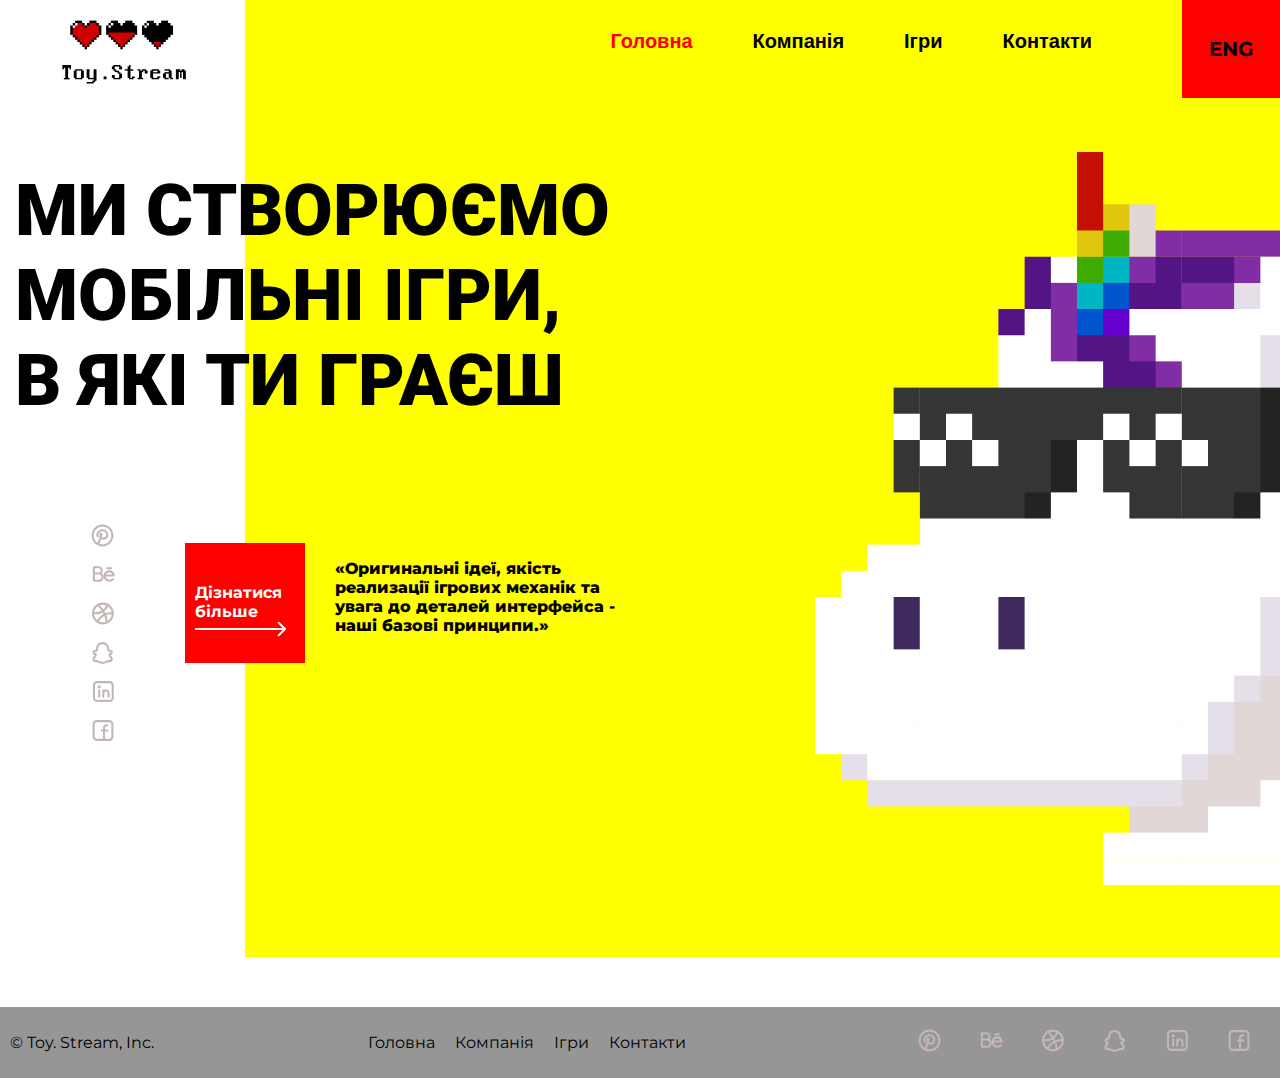
<file: index.html>
<!DOCTYPE html>
<html lang="en">
<head>
    <meta charset="UTF-8">
    <meta http-equiv="X-UA-Compatible" content="IE=edge">
    <meta name="viewport" content="width=device-width, initial-scale=1.0">

    <title>Toy Stream</title>
    <link rel="preconnect" href="https://fonts.googleapis.com" />
    <link rel="preconnect" href="https://fonts.gstatic.com" crossorigin />
    <link
      href="https://fonts.googleapis.com/css2?family=Montserrat:ital,wght@0,100..900;1,100..900&display=swap"
      rel="stylesheet"
    />
    <link
      href="https://fonts.googleapis.com/css2?family=Roboto:ital,wght@0,100;0,300;0,400;0,500;0,700;0,900;1,100;1,300;1,400;1,500;1,700;1,900&display=swap"
      rel="stylesheet"
    />
    <link rel="stylesheet" href="./style.css">
    <link rel="stylesheet" href="./assets/css/header.css">
    <link rel="stylesheet" href="./assets/css/home.css">
</head>
<body>
    <div class="wrapper">
        <header class="header">
            <div class="burger"></div>
            <a href="#" class="logo"></a>
            <ul class="menu">
                <li><a href="#" class="active">Головна</a></li>
                <li><a href="./pages/about.html">Компанія</a></li>
                <li><a href="./pages/games.html">Ігри</a></li>
                <li><a href="./pages/contact.html">Контакти</a></li>
            </ul>
            <div class="lang">Eng</div>
        </header>

        <main>
            <h1 class="title">Ми створюємо <br>
            мобільні ігри, <br>
            в які ти граєш <br></h1>
            <img class="mobile-unicorn" src="./assets/images/unicorn-s.png" alt="Unicorn">
            <div class="content">
                <a class='more' href="">Дізнатися більше <br><img src="./assets/icons/Arrow 3.svg" alt=""></a>
                <p class="text">«Оригинальні ідеї, якість<br>реализації ігрових механік та <br> увага до деталей интерфейса - <br> наші базові принципи.»</p>
            </div>
            <div class="flex">
                <ul class="main-social">
                    <li class="liF"><a href=""><img src="./assets/icons/Pintrest.svg"
                    alt=""></a></li>
                    <li class="liF"><a href=""><img src="assets/icons/Behance.svg"
                    alt=""></a></li>
                    <li class="liF"><a href=""><img src="assets/icons/Dribbble.svg"
                    alt=""></a></li>
                    <li class="liF"><a href=""><img src="assets/icons/Snapchat.svg"
                    alt=""></a></li>
                    <li class="liF"><a href=""><img src="assets/icons/Linkedin.svg"
                    alt=""></a></li>
                    <li class="liF"><a href=""><img src="assets/icons/Facebook.svg"
                    alt=""></a></li>
                </ul> 
                <img class="big-unicorn" src="./assets/images/unicorn-l.png" alt="unicorn">
            </div>
        
        
        
        </main>
    </div>
    <footer class="footer">
        <p>&copy; Toy. Stream, Inc.</p>
        <ul class="footer-menu">
        <li><a href="#">Головна</a></li>
        <li><a href="./pages/about.html">Компанія</a></li>
        <li><a href="./pages/games.html">Ігри</a></li>
        <li><a href="./pages/contact.html">Контакти</a></li>
        </ul>
        <ul class="footer-social">
        <li class="liF"><a href=""><img src="./assets/icons/Pintrest.svg"
        alt=""></a></li>
        <li class="liF"><a href=""><img src="assets/icons/Behance.svg"
        alt=""></a></li>
        <li class="liF"><a href=""><img src="assets/icons/Dribbble.svg"
        alt=""></a></li>
        <li class="liF"><a href=""><img src="assets/icons/Snapchat.svg"
        alt=""></a></li>
        <li class="liF"><a href=""><img src="assets/icons/Linkedin.svg"
        alt=""></a></li>
        <li class="liF"><a href=""><img src="assets/icons/Facebook.svg"
        alt=""></a></li>
        </ul> 
    </footer>
</body>
</html>
</file>
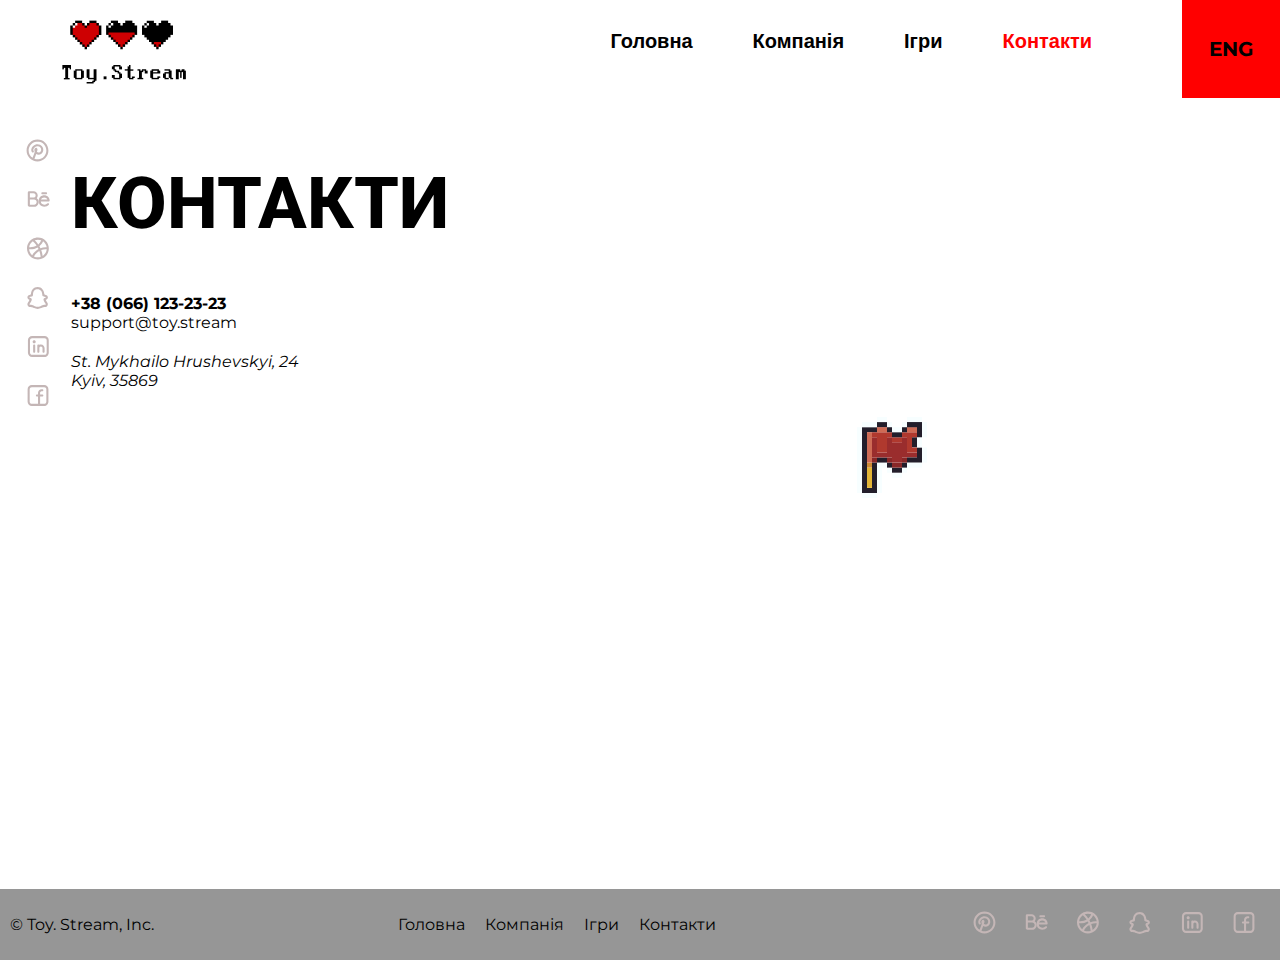
<file: pages/contact.html>
<!DOCTYPE html>
<html lang="en">
<head>
    <meta charset="UTF-8">
    <meta http-equiv="X-UA-Compatible" content="IE=edge">
    <meta name="viewport" content="width=device-width, initial-scale=1.0">

    <title>Toy Stream | Контакти</title>
    <link rel="preconnect" href="https://fonts.googleapis.com" />
    <link rel="preconnect" href="https://fonts.gstatic.com" crossorigin />
    <link
      href="https://fonts.googleapis.com/css2?family=Montserrat:ital,wght@0,100..900;1,100..900&display=swap"
      rel="stylesheet"
    />
    
    <link
      href="https://fonts.googleapis.com/css2?family=Roboto:ital,wght@0,100;0,300;0,400;0,500;0,700;0,900;1,100;1,300;1,400;1,500;1,700;1,900&display=swap"
      rel="stylesheet"
    />
    <link rel="stylesheet" href="./../assets/css/header.css">
    <link rel="stylesheet" href="./../style.css">
    <link rel="stylesheet" href="./../assets/css/contacts.css">
</head>
<body>
    <header class="header">
        <div class="burger"></div>
        <a href="#" class="logo"></a>
        <ul class="menu">
            <li><a href="./../index.html">Головна</a></li>
            <li><a href="./about.html">Компанія</a></li>
            <li><a href="./games.html">Ігри</a></li>
            <li><a href="./contact.html" class="active">Контакти</a></li>
        </ul>
        <div class="lang">Eng</div>
    </header>
    
    <main class="main-contact">
        <article>
            <h1 class="title">Контакти</h1>
            <a class='phone' href="tel:+38(066)123-23-23">+38 (066) 123-23-23</a>
            <a style="margin-bottom: 20px; display:block;" href="mailto:support@toy.stream">support@toy.stream</a>
            <address class="ittalic">St. Mykhailo Hrushevskyi, 24 <br>
                Kyiv, 35869</address>

        </article>
        <ul class="main-social1">
            <li class="liF"><a href=""><img src="./../assets/icons/Pintrest.svg"
            alt=""></a></li>
            <li class="liF"><a href=""><img src="./../assets/icons/Behance.svg"
            alt=""></a></li>
            <li class="liF"><a href=""><img src="./../assets/icons/Dribbble.svg"
            alt=""></a></li>
            <li class="liF"><a href=""><img src="./../assets/icons/Snapchat.svg"
            alt=""></a></li>
            <li class="liF"><a href=""><img src="./../assets/icons/Linkedin.svg"
            alt=""></a></li>
            <li class="liF"><a href=""><img src="./../assets/icons/Facebook.svg"
            alt=""></a></li>
        </ul> 
        <div class="out-map">
            <iframe class = 'map' src="https://www.google.com/maps/embed?pb=!1m18!1m12!1m3!1d2540.7002481687223!2d30.53468737718159!3d50.44668377159152!2m3!1f0!2f0!3f0!3m2!1i1024!2i768!4f13.1!3m3!1m2!1s0x40d4cfad029d554d%3A0xc22dc56a12e94bed!2z0LLRg9C70LjRhtGPINCc0LjRhdCw0LnQu9CwINCT0YDRg9GI0LXQstGB0YzQutC-0LPQviwgMjQsINCa0LjRl9CyLCAwMjAwMA!5e0!3m2!1sru!2sua!4v1715178283303!5m2!1sru!2sua" style="border:0;" allowfullscreen="" loading="lazy" referrerpolicy="no-referrer-when-downgrade"></iframe>
            <img class='flag' src="./../assets/icons/Flag.svg" alt="flag">
        </div>
    </main>

    <footer class="footer">
        <p>&copy; Toy. Stream, Inc.</p>
        <ul class="footer-menu">
            <li><a href="./../index.html">Головна</a></li>
            <li><a href="./about.html">Компанія</a></li>
            <li><a href="./games.html">Ігри</a></li>
            <li><a href="./contact.html">Контакти</a></li>
        </ul>
        <ul class="footer-social">
            <li class="liF"><a href=""><img src="./../assets/icons/Pintrest.svg"
                alt=""></a></li>
                <li class="liF"><a href=""><img src="./../assets/icons/Behance.svg"
                alt=""></a></li>
                <li class="liF"><a href=""><img src="./../assets/icons/Dribbble.svg"
                alt=""></a></li>
                <li class="liF"><a href=""><img src="./../assets/icons/Snapchat.svg"
                alt=""></a></li>
                <li class="liF"><a href=""><img src="./../assets/icons/Linkedin.svg"
                alt=""></a></li>
                <li class="liF"><a href=""><img src="./../assets/icons/Facebook.svg"
                alt=""></a></li>
        </ul> 
    </footer>
</body>
</html>
</file>
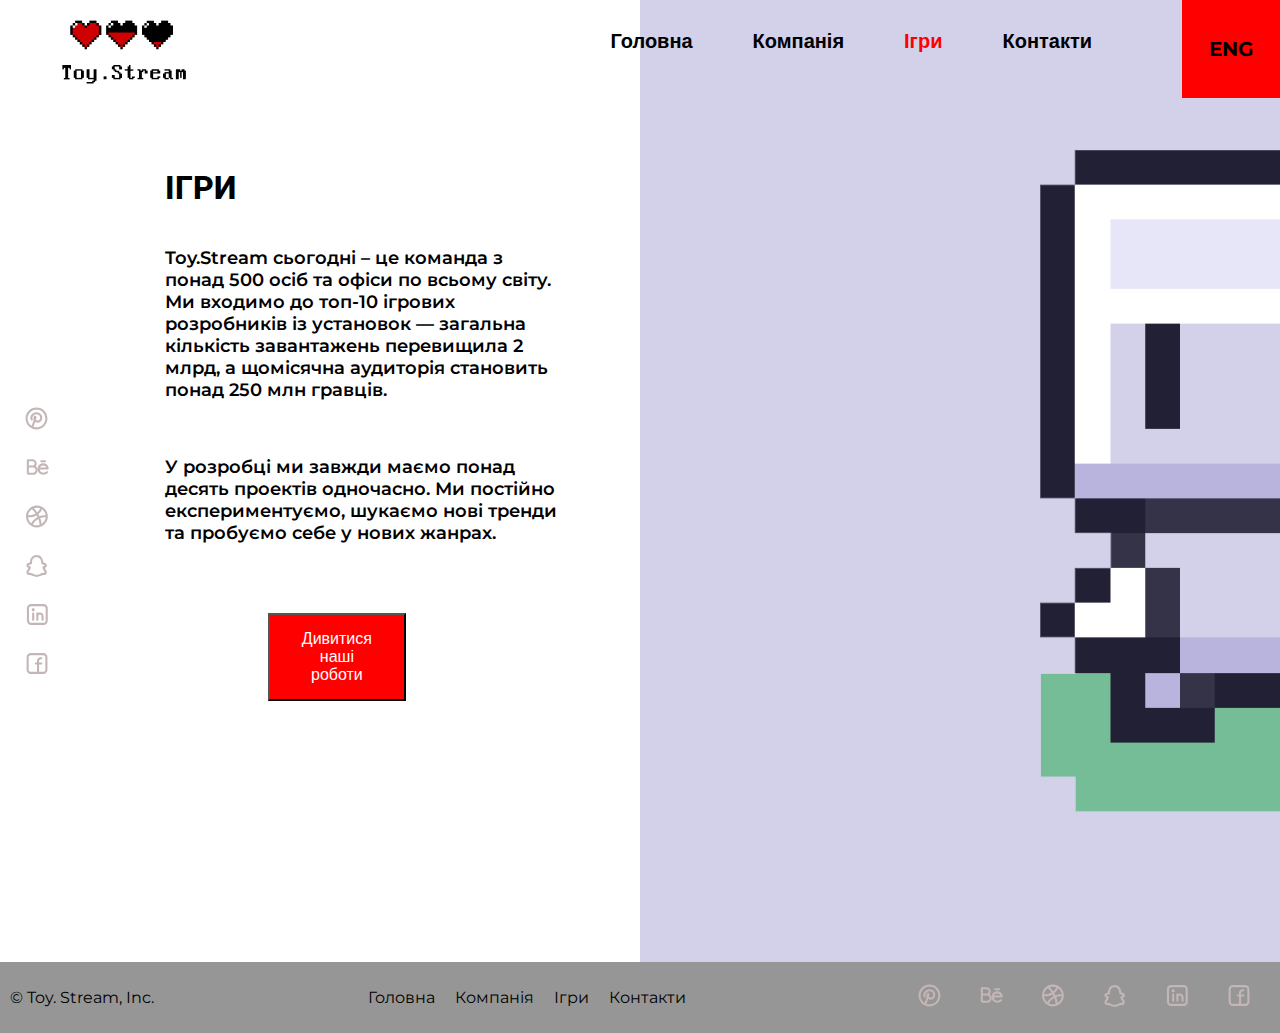
<file: pages/games.html>
<!DOCTYPE html>
<html lang="en">
<head>
    <meta charset="UTF-8">
    <meta http-equiv="X-UA-Compatible" content="IE=edge">
    <meta name="viewport" content="width=device-width, initial-scale=1.0">

    <title>Toy Stream</title>
    <link rel="preconnect" href="https://fonts.googleapis.com" />
    <link rel="preconnect" href="https://fonts.gstatic.com" crossorigin />
    <link
      href="https://fonts.googleapis.com/css2?family=Montserrat:ital,wght@0,100..900;1,100..900&display=swap"
      rel="stylesheet"
    />
    <link
      href="https://fonts.googleapis.com/css2?family=Roboto:ital,wght@0,100;0,300;0,400;0,500;0,700;0,900;1,100;1,300;1,400;1,500;1,700;1,900&display=swap"
      rel="stylesheet"
    />
     <link rel="stylesheet" href="./../style.css"> 
     <!-- <link rel="stylesheet" href="./../assets/css/header.css">  -->
     <link rel="stylesheet" href="./../assets/css/games.css"> 
</head>
<body>
    <div class="wrapper">
        <header class="header">
            <div class="burger"></div>
            <a href="#" class="logo"></a>
            <ul class="menu">
                <li><a href="./../index.html">Головна</a></li>
                <li><a href="./about.html">Компанія</a></li>
                <li><a href="./games.html" class="active">Ігри</a></li>
                <li><a href="./contact.html">Контакти</a></li>
            </ul>
            <div class="lang">Eng</div>
        </header>
    </div>
            
        <main class="main">
            <section class="text">
            <h1 class="fat-text">Ігри</h1>
            <p class="not-so-fat-text p1">Toy.Stream сьогодні – це команда з понад 500 осіб та офіси по всьому світу. Ми входимо до топ-10 ігрових розробників із установок — загальна кількість завантажень перевищила 2 млрд, а щомісячна аудиторія становить понад 250 млн гравців.</p>
            <br>
            <p class="not-so-fat-text p1">У розробці ми завжди маємо понад десять проектів одночасно. Ми постійно експериментуємо, шукаємо нові тренди та пробуємо себе у нових жанрах.</p>
            <br>
            <div class="lilAlian">
                <img src="./../assets/images/Слой 3.png" alt="Alian">
                <br>  
            </div>
            <div class="container"><a href="#gamones"><button class="my-button" >Дивитися <br> наші <br> роботи</button></a></div>

            <div class="container1"><a target="_blank" href=".//gamesso.html"><button class="my-button1" >Дивитися <br> наші <br> роботи</button></a></div>

            <div class="bigAlian">
                <img src="./../assets/images/Слой 3bigAlian.png" alt="Alian">
            </div></section>






         <section class="games">  
            <section  class = 'firstSection'>
                <h1 id='gamones' class="title">design masters</h1>
                <p class="not-so-fat-text">Стати дизайнером інтер'єрів!</p>
                <p class="not-so-fat-text">Проходьте рівні матч-3, створюйте власні дизайни та інтер'єри, стежте за історією та знайомтеся з персонажами.</p>
                <img style = " object-fit: contain;
                object-position: center;
                " src="./../assets/images/Rectangle 14irga1.png" alt="design masters">
                <br>
                <a target="_blank" href="https://play.google.com/store/apps/details?id=com.playgendary.homes"><button class="details-btn">Детальніше</button></a>
            </section>
            <section style=" border: 2px solid rgba(0, 0, 0, 0.307); padding: 10px; background-color: rgb(255, 255, 255); margin-top: 100px; margin-bottom: 50px; display: grid;
            place-items: center;">
                <h1 id='gamones' class="title">Perfect Makeup 3D</h1>
                <p class="not-so-fat-text">Ласкаво просимо у світ макіяжу!</p>
                <p class="not-so-fat-text">Вибирайте пензлі, кольори та відтінки губної помади, підводки для очей та пудри, щоб досягти чудового результату.</p>
                <img style = " object-fit: contain;
                object-position: center;
                " src="./../assets/images/Rectangle 14game2.png" alt="Perfect Makeup 3D">
                <br>
                <a target="_blank" href="https://play.google.com/store/apps/details?id=com.h.makeup"><button class="details-btn">Детальніше</button></a>
            </section>

            <section style=" border: 2px solid rgba(0, 0, 0, 0.307); padding: 10px; background-color: rgb(255, 255, 255); margin-top: 100px; margin-bottom: 50px; display: grid;
            place-items: center;">
                <h1 id='gamones' class="title">Escape Masters</h1>
                <p class="not-so-fat-text">Здійсніть ідеальну втечу!</p>
                <p class="not-so-fat-text">Врятуй напарників, збери скарби і прокопай шлях до свободи, але побоюйся пасток.</p>
                <img style = " object-fit: contain;
                object-position: center;
                " src="./../assets/images/Rectangle 14game3.png" alt="Escape Masters">
                <br>
                <a target="_blank" href="https://play.google.com/store/apps/details?id=com.ihari.escapetheprison"><button class="details-btn">Детальніше</button></a>
            </section>

            <section style=" border: 2px solid rgba(0, 0, 0, 0.307); padding: 10px; background-color: rgb(255, 255, 255); margin-top: 100px; margin-bottom: 50px; display: grid;
            place-items: center;">
                <h1 id='gamones' class="title">Hitmasters</h1>
                <p class="not-so-fat-text">Стань стрільцем і бий усіх ворогів!</p>
                <p class="not-so-fat-text">Цілься влучно, використовуй об'єкти на рівнях і не дай нікому врятуватися! Відкривай нову зброю, поповнюй свій арсенал та проходь головоломки.</p>
                <img style = " object-fit: contain;
                object-position: center;
                " src="./../assets/images/Rectangle 14Hitmasters.png" alt="Hitmasters">
                <br>
                <a target="_blank" href="https://play.google.com/store/apps/details?id=com.playgendary.hitmasters"><button class="details-btn">Детальніше</button></a>
            </section></section> 

            <ul class="main-social1">
                <li class="liF"><a href=""><img src="./../assets/icons/Pintrest.svg"
                alt=""></a></li>
                <li class="liF"><a href=""><img src="./../assets/icons/Behance.svg"
                alt=""></a></li>
                <li class="liF"><a href=""><img src="./../assets/icons/Dribbble.svg"
                alt=""></a></li>
                <li class="liF"><a href=""><img src="./../assets/icons/Snapchat.svg"
                alt=""></a></li>
                <li class="liF"><a href=""><img src="./../assets/icons/Linkedin.svg"
                alt=""></a></li>
                <li class="liF"><a href=""><img src="./../assets/icons/Facebook.svg"
                alt=""></a></li>
            </ul> 
        </main>

    <footer class="footer">
        <p>&copy; Toy. Stream, Inc.</p>
        <ul class="footer-menu">
            <li><a href="./../index.html">Головна</a></li>
            <li><a href="./about.html">Компанія</a></li>
            <li><a href="./games.html">Ігри</a></li>
            <li><a href="./contact.html">Контакти</a></li>
        </ul>
        <ul class="footer-social">
            <li class="liF"><a href=""><img src="./../assets/icons/Pintrest.svg"
                alt=""></a></li>
                <li class="liF"><a href=""><img src="./../assets/icons/Behance.svg"
                alt=""></a></li>
                <li class="liF"><a href=""><img src="./../assets/icons/Dribbble.svg"
                alt=""></a></li>
                <li class="liF"><a href=""><img src="./../assets/icons/Snapchat.svg"
                alt=""></a></li>
                <li class="liF"><a href=""><img src="./../assets/icons/Linkedin.svg"
                alt=""></a></li>
                <li class="liF"><a href=""><img src="./../assets/icons/Facebook.svg"
                alt=""></a></li>
        </ul> 
    </footer>
</body>
</html>
</file>
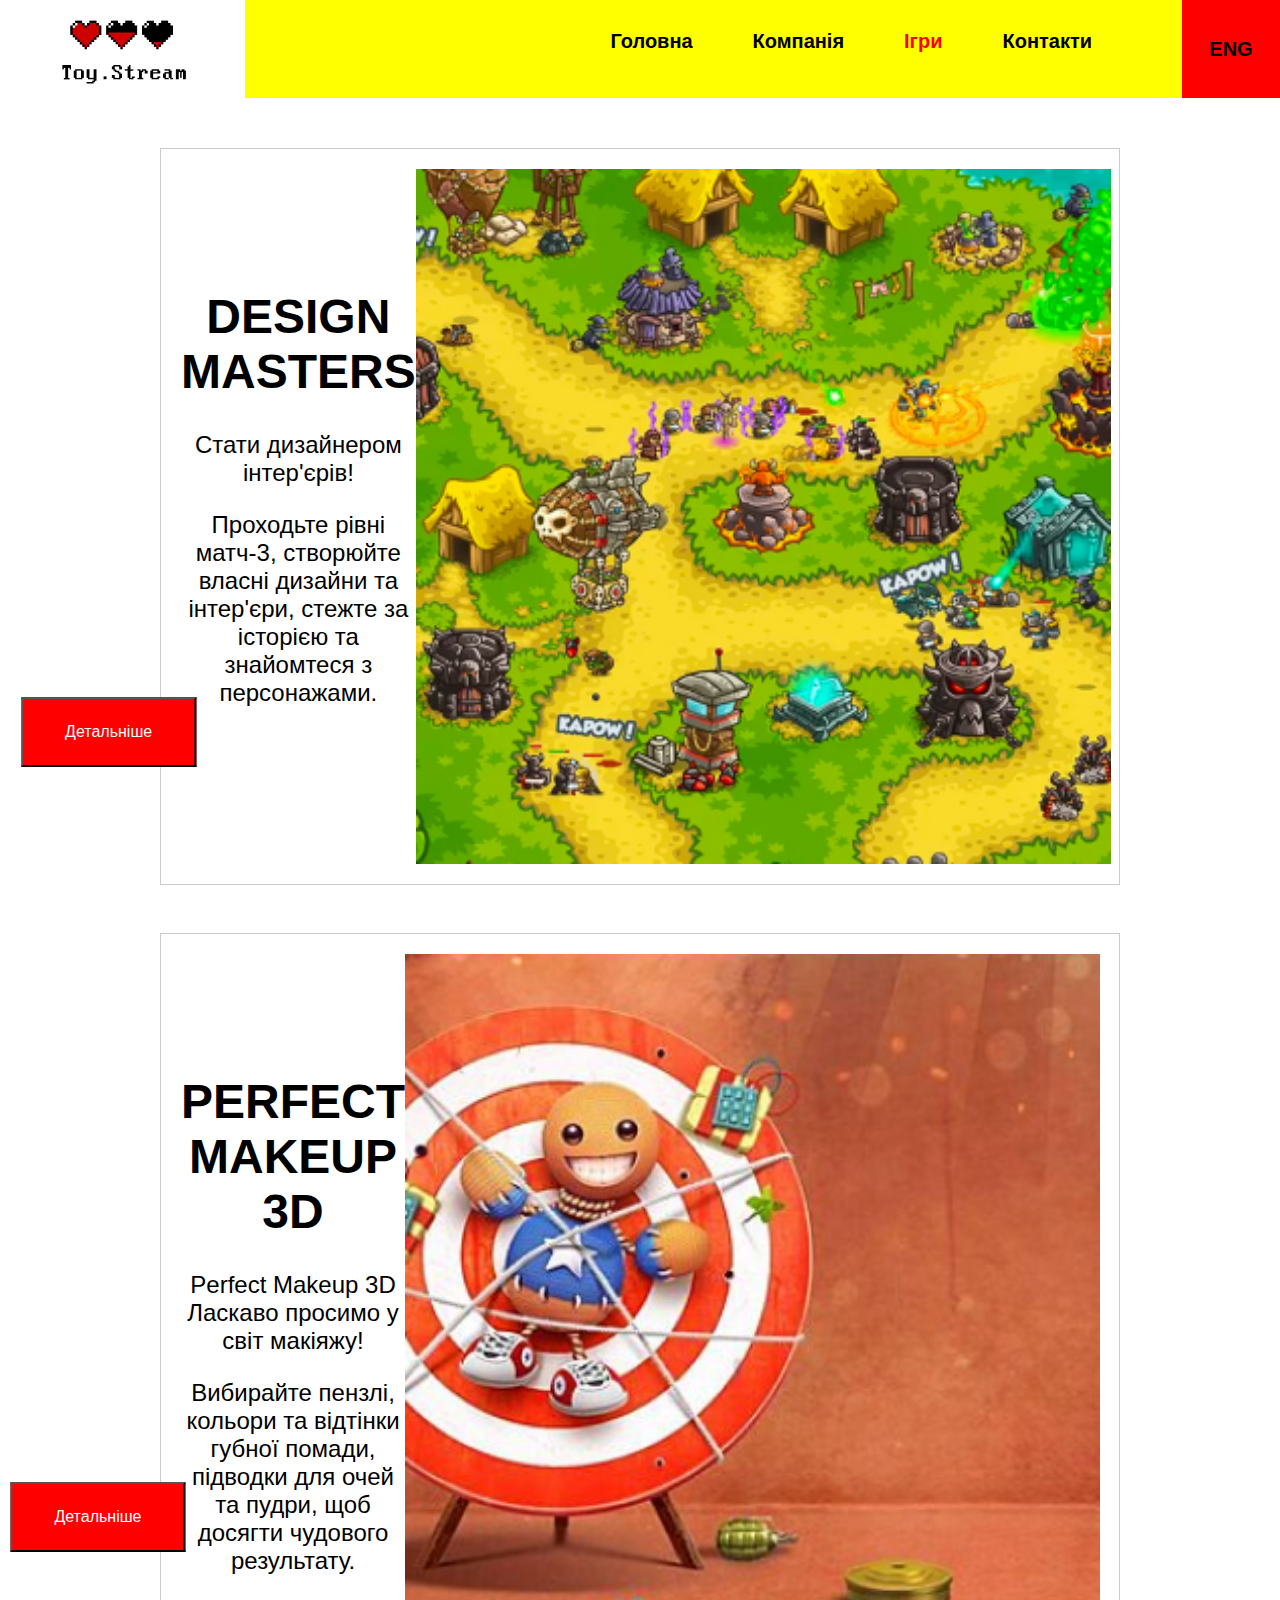
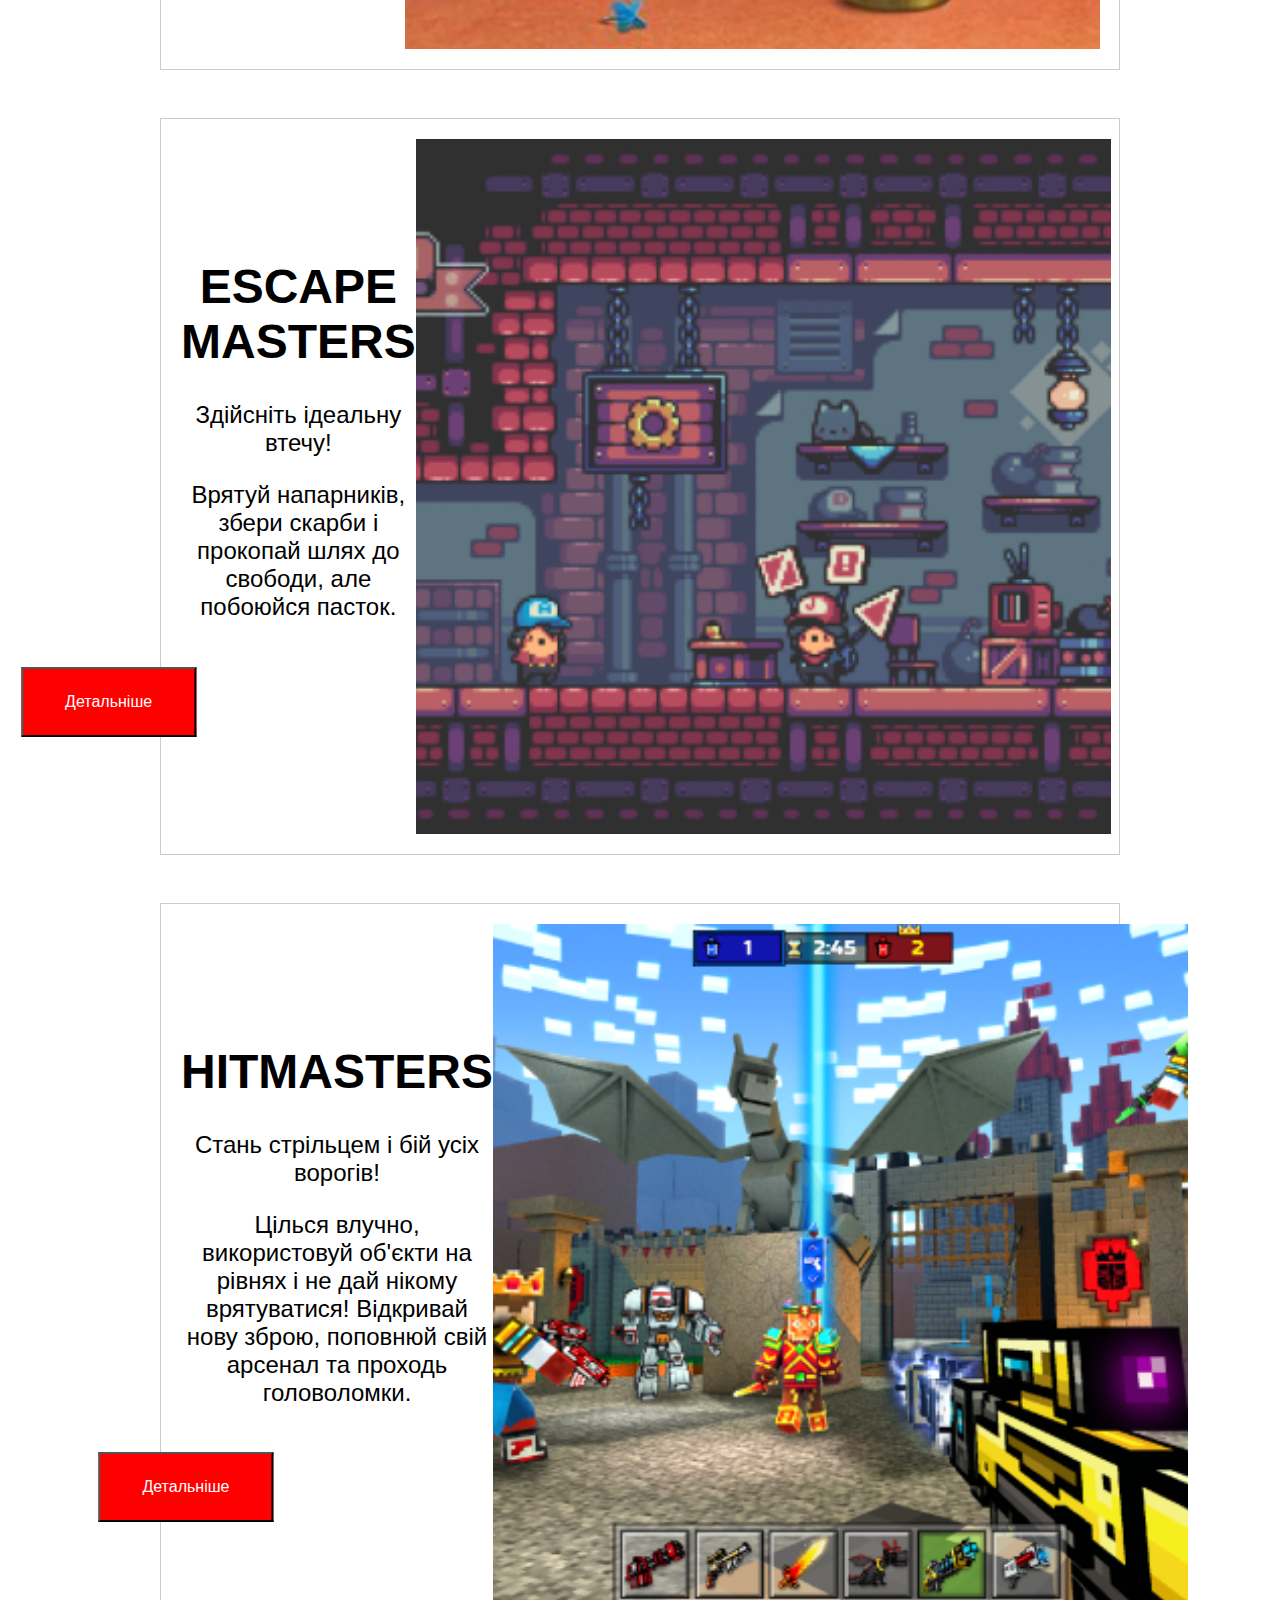
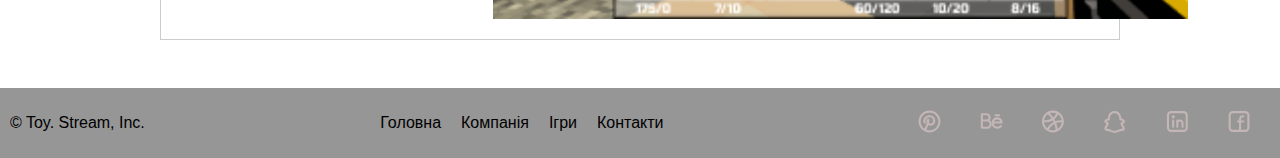
<file: pages/gamesso.html>
<!DOCTYPE html>
<html lang="en">
<head>
    
    <meta charset="UTF-8">
    <meta http-equiv="X-UA-Compatible" content="IE=edge">
    <meta name="viewport" content="width=device-width, initial-scale=1.0">
    <link rel="stylesheet" href="./../assets/css/gamesso.css">
    <!-- <link rel="stylesheet" href="./../assets/css/header.css"> -->
    <link rel="stylesheet" href="./../style.css"> 
    <title>Toy Stream | Ігри</title>
</head>
<body>
    <div class="wrapper">
        <header class="header">
            <div class="burger"></div>
            <a href="#" class="logo"></a>
            <ul class="menu">
                <li><a href="./../index.html">Головна</a></li>
                <li><a href="./about.html">Компанія</a></li>
                <li><a href="./games.html" class="active">Ігри</a></li>
                <li><a href="./contact.html">Контакти</a></li>
            </ul>
            <div class="lang">Eng</div>
        </header>
    </div>

    <main>
        <section class="card">
            <div class="section-wrap">
            <h1 style="text-transform: uppercase; font-size: 3em;">design<br>masters</h1>
            <p style="font-size: 1.5em;">Стати дизайнером інтер'єрів!</p>
            <p style="font-size: 1.5em;">Проходьте рівні матч-3, створюйте власні дизайни та інтер'єри, стежте за історією та знайомтеся з персонажами.</p>
            </div>
            <img src="./../assets/images/Rectangle 14irga1.png" alt="design masters">
            <a target="_blank" href="https://play.google.com/store/apps/details?id=com.playgendary.homes"><button class="details-btn">Детальніше</button></a>
        </section>
    
        <section class="card">
            <div class="section-wrap">
            <h1 style="text-transform: uppercase; font-size: 3em;">Perfect <br> Makeup 3D</h1>
            <p style="font-size: 1.5em;">Perfect Makeup 3D<br>Ласкаво просимо у світ макіяжу!</p>
            <p style="font-size: 1.5em;">Вибирайте пензлі, кольори та відтінки губної помади, підводки для очей та пудри, щоб досягти чудового результату.</p>
            </div>
            <img src="./../assets/images/Rectangle 14game2.png" alt="Perfect Makeup 3D">
            <a target="_blank" href="https://play.google.com/store/apps/details?id=com.h.makeup"><button class="details-btn">Детальніше</button></a>
        </section>

        <section class="card">
            <div class="section-wrap">
            <h1 style="text-transform: uppercase; font-size: 3em;">Escape <br> Masters</h1>
            <p style="font-size: 1.5em;">Здійсніть ідеальну втечу!</p>
            <p style="font-size: 1.5em;">Врятуй напарників, збери скарби і прокопай шлях до свободи, але побоюйся пасток.</p>
            </div>
            <img src="./../assets/images/Rectangle 14game3.png" alt="Escape masters">
            <a target="_blank" href="https://play.google.com/store/apps/details?id=com.ihari.escapetheprison"><button class="details-btn">Детальніше</button></a>
        </section>

        <section class="card">
            <div class="section-wrap">
            <h1 style="text-transform: uppercase; font-size: 3em;">Hitmasters</h1>
            <p style="font-size: 1.5em;">Стань стрільцем і бій усіх ворогів!</p>
            <p style="font-size: 1.5em;">Цілься влучно, використовуй об'єкти на рівнях і не дай нікому врятуватися! Відкривай нову зброю, поповнюй свій арсенал та проходь головоломки.</p>
            </div>
            <img src="./../assets/images/Rectangle 14Hitmasters.png" alt="Hitmasters">
            <a target="_blank" href="https://play.google.com/store/apps/details?id=com.playgendary.hitmasters"><button class="details-btn">Детальніше</button></a>
        </section>
    </main>
    <footer class="footer">
        <p>&copy; Toy. Stream, Inc.</p>
        <ul class="footer-menu">
            <li><a href="./../index.html">Головна</a></li>
            <li><a href="./about.html">Компанія</a></li>
            <li><a href="./games.html">Ігри</a></li>
            <li><a href="./contact.html">Контакти</a></li>
        </ul>
        <ul class="footer-social">
            <li class="liF"><a href=""><img src="./../assets/icons/Pintrest.svg"
                alt=""></a></li>
                <li class="liF"><a href=""><img src="./../assets/icons/Behance.svg"
                alt=""></a></li>
                <li class="liF"><a href=""><img src="./../assets/icons/Dribbble.svg"
                alt=""></a></li>
                <li class="liF"><a href=""><img src="./../assets/icons/Snapchat.svg"
                alt=""></a></li>
                <li class="liF"><a href=""><img src="./../assets/icons/Linkedin.svg"
                alt=""></a></li>
                <li class="liF"><a href=""><img src="./../assets/icons/Facebook.svg"
                alt=""></a></li>
        </ul> 
    </footer>

    
</body>
</html>
</file>
<file: style.css>
*{
    box-sizing: border-box;
  }
  
  body{
    margin: 0;
    font-family: Montserrat, sans-serif;
  }
  a{
    color: inherit;
    text-decoration: none;
  }
  ul{
    list-style: none;
    margin: 0;
    padding: 0;
  }
  h1, h2{
    font-family: Roboto, sans-serif;
  }
  
  .wrapper{
    background-image: linear-gradient(90deg ,white 70px, yellow 70px);
    margin-bottom: 50px;
  }
  
  @media screen and (min-width: 1200px){
    .wrapper{
      background-image: linear-gradient(90deg ,white 245px, yellow 70px);
    }
  }
</file>
<file: assets/css/header.css>
*{box-sizing: border-box;}
body{
    font-family: Montserrat, sans-serif;
    margin: 0;
}
a{
    color: inherit;
    text-decoration: none;
}
ul{list-style: none;}
.header{
    display: flex;
    align-items: center;
    justify-content: space-between;
    }
.footer-menu{display: none;}
.burger{
    margin-left: 15px;
    background: url(./../icons/burger-menu.svg);
    background-repeat: no-repeat;
    width: 34px;
    height: 29px;
    background-color: white;
}
.logo{
    background: url(./../images/logo1.png);
    background-repeat: no-repeat;
    width: 135px;
    height: 75px;
}
.menu{
    /* display: flex; */
    display: none;
    flex-direction: column;
    align-self: flex-start;
    /* top: 0;
    left: 0; */
    width: 100%;
    height: 100%;
    list-style: none;
    position: fixed;
    background-color: #ffffff99;
    
    margin: 0;
    padding-top: 120px;

}
.menu a{
    font-family: Roboto, sans-serif;
    display: inline-flex;
    text-transform: uppercase;
    padding: 30px;
    font-weight: 900;
    font-size: 32px;
    
}
.lang{
    line-height: 98px; /* Важная хрень, коротая заставила меня страдать */
    text-transform: uppercase;
    justify-content: center;
    text-align: center;
    background-color: red;
    font-size: 20px;
    font-weight: bold;
    width: 98px;
    height: 98px;
}
.wrapper{
    background-image: linear-gradient(90deg, white 70px, yellow 70px);
}

.burger:hover~.menu{
    display: flex;
}
.burger:hover{
    background-image: url(./../icons/x.svg);}

.burger,
.logo,
.lang{position: relative;
z-index: 999;}
.active{

}
.footer {
    background-color:rgb(150, 150, 150);
    display: flex;
    justify-content: space-between;
    align-items: center;
    padding: 10px;
    }
    .footer-menu{
    display: none;
    }
    .footer-menu a{
    padding: 10px;
    }
    .footer-social{
    display: flex;
    }
    .footer-social a{
    padding: 3px;
    }


.liF{margin: 10px 15px;}
@media screen and (min-width: 768px){
    .logo{margin-right: auto;
        margin-left: 56px;}
    .footer-menu{
            display: flex;
        }

}
@media screen and (min-width: 1200px){
    .burger{display: none;}
    .wrapper{
        background-image: linear-gradient(90deg, white 245px, yellow 70px);
    }
    .menu{
    position: static;
    background-color: transparent;
    display: flex;
    list-style: none;
    color:  black;
    margin-right: 60px;
    width: auto;
    height: auto;
    flex-direction: row;
    padding-top: 0;
}
    .menu a{
        padding: 30px;
        font-family: Monserrat, sans-serif;
        display: flex;
        flex-direction: row;
        text-transform: none;
        font-weight: 600;
        font-size: 20px;
    }

    .active{
        color: red;
    }
}
</file>
<file: assets/css/home.css>
main{
    padding-left: 15px;
}
.main-social{display: none;}
.title{ font-weight: 900;
font-size: 32px;
text-transform: uppercase;
margin-top: 70px;
}
.flex{
    display: flex;
    margin-top: 50px;
}
.mobile-unicorn{
    display: block;
    margin: 70px auto;
}
content{
    display: flex;
    flex-direction: column;
}
.more{
    display: block;
    padding: 40px 10px;
    background-color:red;
    color: white;
    font-weight: 700;
    width: 120px;
    height: 120px;
    font-size: 16px;
}
.text{font-weight: 800;}


.big-unicorn{
    display: none;
}

@media screen and (min-width: 768px) {
    .main-social{display: block;}
    .mobile-unicorn{
        display: none;
    }
    .big-unicorn{
        display: block;
    margin-left: 100px;}
    .content{
        display: flex;
        flex-direction: row;
        }
    .title{
        font-size: 72px;
    }
    .text{
    margin-left: 30px;
    width: 43;}
}
@media screen and (min-width: 1200px) {
    .title{margin-bottom: 120px;}
    .more{margin-left: 170px;}
    .big-unicorn{
        position: absolute;
        margin-left: 800px;
        bottom: 15px;
    }
    .main-social{margin-left: 60px;
        position: relative; 
        bottom: 200px;
    }

}
</file>
<file: assets/css/contacts.css>
.main-contact{
    display: flex;
    flex-direction: column;
    padding: 15px;}
.title{font-weight: 800;
font-size: 32px; text-transform: uppercase; font-family: Roboto, sans-serif;}
.phone{font-weight: 700;}
.ittalic{
    font: italic;
}
.liF{margin: 10px 10px;}
.main-social1{display: flex;
    margin: 15px 0;
    justify-content: space-between;
}
.flag{position: absolute;
    top:40%;
    left:50%;}
.map{
    width: 100%;
    height: 410px;
    }
.out-map{
    position: relative;
    }
.mail {
        font-size: 22px;
        }
        .address {
        font-size: 22px;
        }


    @media screen and (min-width: 768px) {
        .title{
        font-size: 72px;
        }
        .main-social1{
        justify-content: flex-start;
        }
        .main-social1>li{
        padding-right: 10px;
        }
        
        .map{
            height: 539px;
        }}
@media screen and (min-width: 1200px) {
    .main-contact {
        flex-direction: row;
    }
    .map{
        height: 757px;
    }
    .out-map{
        flex-grow: 1;
    }
    .main-social1{
        flex-direction: column; order: -1; }
}
</file>
<file: assets/css/games.css>
/* header */
*{box-sizing: border-box;}
body{
    font-family: Montserrat, sans-serif;
    margin: 0;
}
a{
    color: inherit;
    text-decoration: none;
}
ul{list-style: none;}
.header{
    display: flex;
    align-items: center;
    justify-content: space-between;
    }
.footer-menu{display: none;}
.burger{
    margin-left: 15px;
    background: url(./../icons/burger-menu.svg);
    background-repeat: no-repeat;
    width: 34px;
    height: 29px;
    background-color: white;
}
.logo{
    background: url(./../images/logo1.png);
    background-repeat: no-repeat;
    width: 135px;
    height: 75px;
}
.menu{
    /* display: flex; */
    display: none;
    flex-direction: column;
    align-self: flex-start;
    /* top: 0;
    left: 0; */
    width: 100%;
    height: 100%;
    list-style: none;
    position: fixed;
    background-color: #ffffff99;
    
    margin: 0;
    padding-top: 120px;

}
.menu a{
    font-family: Roboto, sans-serif;
    display: inline-flex;
    text-transform: uppercase;
    padding: 30px;
    font-weight: 900;
    font-size: 32px;
    
}
.lang{
    line-height: 98px; /* Важная хрень, коротая заставила меня страдать */
    text-transform: uppercase;
    justify-content: center;
    text-align: center;
    background-color: red;
    font-size: 20px;
    font-weight: bold;
    width: 98px;
    height: 98px;
}
.wrapper{
  background-image: linear-gradient(90deg, white 70px, #D3D1E9 70px);
}

.burger:hover~.menu{
    display: flex;
}
.burger:hover{
    background-image: url(./../icons/x.svg);}

.burger,
.logo,
.lang{position: relative;
z-index: 999;}
.active{

}
.footer {
    background-color:rgb(150, 150, 150);
    display: flex;
    justify-content: space-between;
    align-items: center;
    padding: 10px;
    }
    .footer-menu{
    display: none;
    }
    .footer-menu a{
    padding: 10px;
    }
    .footer-social{
    display: flex;
    }
    .footer-social a{
    padding: 3px;
    }


.liF{margin: 10px 15px;}
@media screen and (min-width: 768px){
    .logo{margin-right: auto;
        margin-left: 56px;}
    .footer-menu{
            display: flex;
        }

}
@media screen and (min-width: 1200px){
    .burger{display: none;}
    .wrapper{
      background-image: linear-gradient(90deg, white 50%, #D3D1E9 50%);
    }
    .menu{
    position: static;
    background-color: transparent;
    display: flex;
    list-style: none;
    color:  black;
    margin-right: 60px;
    width: auto;
    height: auto;
    flex-direction: row;
    padding-top: 0;
}
    .menu a{
        padding: 30px;
        font-family: Monserrat, sans-serif;
        display: flex;
        flex-direction: row;
        text-transform: none;
        font-weight: 600;
        font-size: 20px;
    }

    .active{
        color: red;
    }
}
/* header */




body {
    background-image: linear-gradient(90deg, white 70px, #D3D1E9 70px);
  }
.main{
    margin: 0px 25px;
  }
.fat-text{
    font-weight: 800;
    text-transform: uppercase;
}
.not-so-fat-text{
    font-weight: 600;
}
.container {
    display: flex;
    justify-content: center;
    align-items: center;
  }
.my-button {
    background-color: red;
    color: white;
    padding: 15px 32px;
    text-align: center;
    text-decoration: none;
    display: inline-block;
    font-size: 16px;
    margin: 4px   
   2px;
    cursor: pointer; 
  }
  .bigAlianBackGround{display: none;}
  .title{
    font-weight: 800;
    text-transform: uppercase;
    margin: auto;
    justify-content: center;
  }
  .lilAlian{ display: grid;
    grid-template-columns: 1fr;
    justify-items: center;}

  .details-btn{
    background-color: red;
    color: white;
    padding: 15px 32px;
    text-align: center;
    text-decoration: none;
    display: inline-block;
    font-size: 16px;
    margin: 4px   
  }
  .bigAlian{display: none;}
  .details-btn:hover{background-color: rgb(165, 1, 1);}
  .main-social1{display: none;}
  .container1{display: none;}
  .my-button1{display: none;}
  .firstSection{border: 2px solid rgba(0, 0, 0, 0.307); padding: 10px; background-color: rgb(255, 255, 255); margin-top: 150px; margin-bottom: 50px; display: grid; place-items: center;}
  @media screen and (min-width: 768px){
    .main{
      background-image: url(./../images/Слой\ 3bigAlian.png); background-repeat: no-repeat;  background-position-x: center; background-position-y: top; 
    }
    .firstSection{margin-top: 20em;}
    .lilAlian{display: none;}
    .my-button{margin-top: 10em;}
    .text{padding: 0 5em;}
    .p1{background-color: #d3d1e9d3;}
        }
    


  @media screen and (min-width: 1200px) {
    .main{ background-image: none;}
    .p1{background-color: #d3d1e900;}
    .firstSection{display: none;}
    .title{margin-bottom: 120px;}
    .my-button1{background-color: red;
      color: white;
      padding: 15px 32px;
      text-align: center;
      text-decoration: none;
      display: inline-block;
      font-size: 16px;
      margin: 4px   
     2px;
      cursor: pointer; }
    body{
      background-image: linear-gradient(90deg, white 50%, #D3D1E9 50%);
    }
    .main-social1{display: flex;
      margin: 15px 0;
      justify-content: space-between;
      flex-direction: column;
      position: absolute;
      translate: -1em -20em;

    }
    .container1{display: flex;justify-content: center;align-items: center;margin-right: 3.2em; margin-top: 2em;}
    .container{display: none;}
    .main{
      padding-bottom: 20.37%;
    }
    .not-so-fat-text{font-size: 18px;}
    .games{display: none;}
    .text{margin-left: 60px; display: flex; margin-right: 50%; flex-direction: column;}
    .lilAlian{display: none;}
     .bigAlian{display: block; position: absolute; top: 9.400em; left: 65em;
    } 
  }
</file>
<file: assets/css/gamesso.css>
/* header */
*{box-sizing: border-box;}
body{
    font-family: Montserrat, sans-serif;
    margin: 0;
}
a{
    color: inherit;
    text-decoration: none;
}
ul{list-style: none;}
.header{
    display: flex;
    align-items: center;
    justify-content: space-between;
    }
.footer-menu{display: none;}
.burger{
    margin-left: 15px;
    background: url(./../icons/burger-menu.svg);
    background-repeat: no-repeat;
    width: 34px;
    height: 29px;
    background-color: white;
}
.logo{
    background: url(./../images/logo1.png);
    background-repeat: no-repeat;
    width: 135px;
    height: 75px;
}
.menu{
    /* display: flex; */
    display: none;
    flex-direction: column;
    align-self: flex-start;
    /* top: 0;
    left: 0; */
    width: 100%;
    height: 100%;
    list-style: none;
    position: fixed;
    background-color: #ffffff99;
    
    margin: 0;
    padding-top: 120px;

}
.menu a{
    font-family: Roboto, sans-serif;
    display: inline-flex;
    text-transform: uppercase;
    padding: 30px;
    font-weight: 900;
    font-size: 32px;
    
}
.lang{
    line-height: 98px; /* Важная хрень, коротая заставила меня страдать */
    text-transform: uppercase;
    justify-content: center;
    text-align: center;
    background-color: red;
    font-size: 20px;
    font-weight: bold;
    width: 98px;
    height: 98px;
}
.wrapper{
    background-color: white;
}

.burger:hover~.menu{
    display: flex;
}
.burger:hover{
    background-image: url(./../icons/x.svg);}

.burger,
.logo,
.lang{position: relative;
z-index: 999;}
.active{

}
.footer {
    background-color:rgb(150, 150, 150);
    display: flex;
    justify-content: space-between;
    align-items: center;
    padding: 10px;
    }
    .footer-menu{
    display: none;
    }
    .footer-menu a{
    padding: 10px;
    }
    .footer-social{
    display: flex;
    }
    .footer-social a{
    padding: 3px;
    }


.liF{margin: 10px 15px;}
@media screen and (min-width: 768px){
    .logo{margin-right: auto;
        margin-left: 56px;}
    .footer-menu{
            display: flex;
        }

}
@media screen and (min-width: 1200px){
    .burger{display: none;}
    .wrapper{
        background-color: white;
    }
    .menu{
    position: static;
    background-color: transparent;
    display: flex;
    list-style: none;
    color:  black;
    margin-right: 60px;
    width: auto;
    height: auto;
    flex-direction: row;
    padding-top: 0;
}
    .menu a{
        padding: 30px;
        font-family: Monserrat, sans-serif;
        display: flex;
        flex-direction: row;
        text-transform: none;
        font-weight: 600;
        font-size: 20px;
    }

    .active{
        color: red;
    }
}
/* header */

.card {
    border: 1px solid #ccc;
    padding: 20px;
    margin: 20px;
    text-align: center;
    margin: 3em 10em;
    display: flex;
    /* transition-timing-function: ease; */
    transition: background-color 0.5s, transform 0.5s;
}
.card:hover{
    background-color: #f5f5f5;
    /* transition: background-color 1s ease-in-out 0.8s,color 0.3s linear 0.2s; */
    transform: scale(1.01);

}

.card img {
    width: 43.438em;
    height: 43.438em;
}
.section-wrap{
    flex-direction:column;
    flex-wrap: wrap;
    margin-top: 5.5em;
}

.details-btn{
    position: absolute;
    translate: -68.1em 33em;
    background-color: red;
    color: white;
    padding: 24px 42px;
    text-align: center;
    text-decoration: none;
    display: inline-block;
    font-size: 16px;
    margin: 4px   
  }
  .details-btn:hover{background-color: rgb(165, 1, 1);}
</file>
